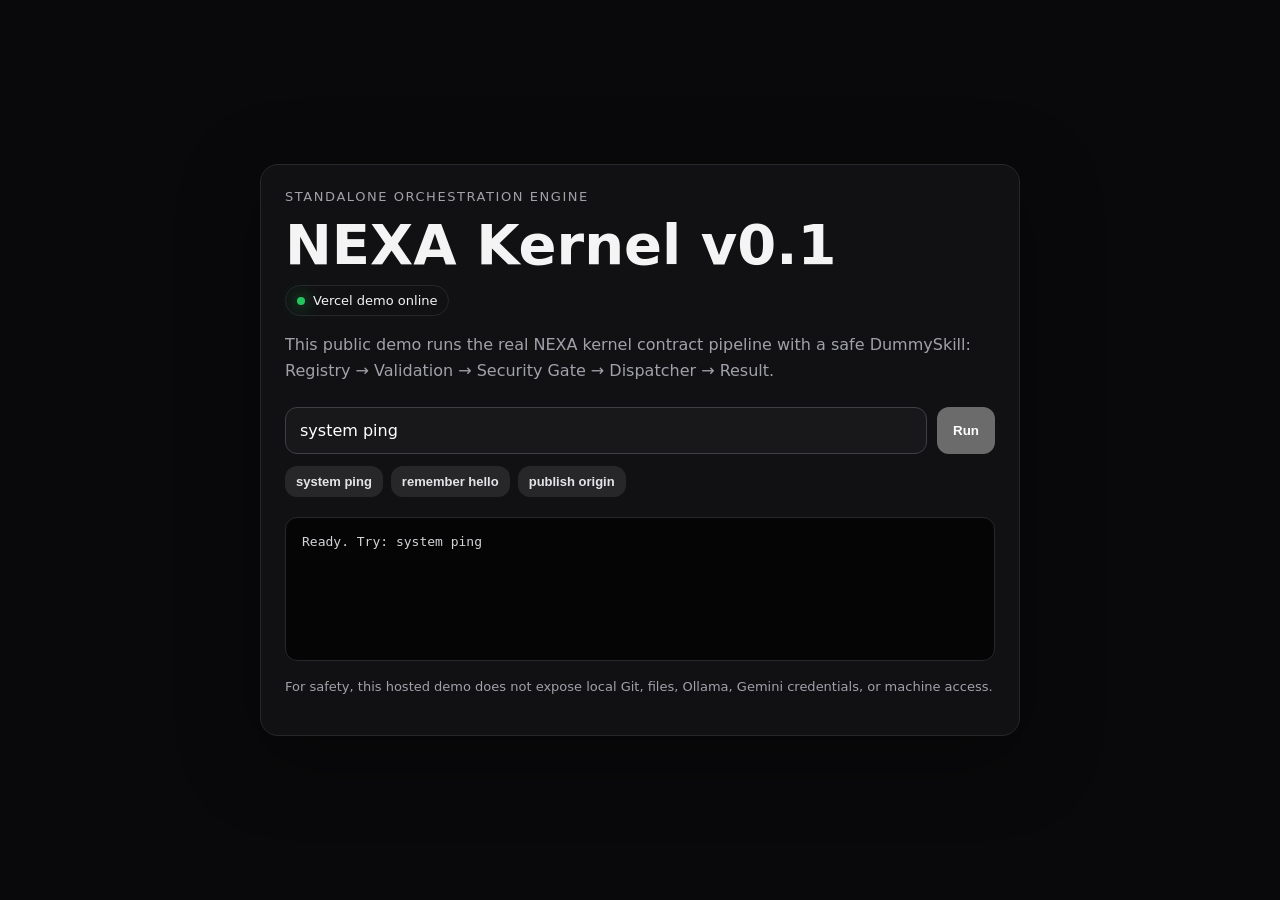
<file: index.html>
<!doctype html>
<html lang="en">
<head>
  <meta charset="utf-8" />
  <meta name="viewport" content="width=device-width, initial-scale=1" />
  <title>NEXA Kernel v0.1</title>
  <style>
    :root { color-scheme: dark; font-family: Inter, ui-sans-serif, system-ui, sans-serif; }
    body { margin: 0; background: #09090b; color: #f4f4f5; min-height: 100vh; display: grid; place-items: center; }
    main { width: min(760px, calc(100% - 32px)); }
    .card { border: 1px solid #27272a; background: #111113; border-radius: 18px; padding: 24px; box-shadow: 0 20px 80px rgba(0,0,0,.35); }
    .eyebrow { color: #a1a1aa; font-size: 13px; letter-spacing: .12em; text-transform: uppercase; }
    h1 { margin: 8px 0 8px; font-size: clamp(30px, 6vw, 56px); }
    p { color: #a1a1aa; line-height: 1.6; }
    .status { display: inline-flex; gap: 8px; align-items: center; border: 1px solid #27272a; border-radius: 999px; padding: 7px 11px; font-size: 13px; }
    .dot { width: 8px; height: 8px; border-radius: 50%; background: #22c55e; box-shadow: 0 0 16px #22c55e; }
    form { display: flex; gap: 10px; margin-top: 24px; }
    input { flex: 1; min-width: 0; border: 1px solid #3f3f46; background: #18181b; color: #fff; border-radius: 12px; padding: 13px 14px; font: inherit; }
    button { border: 0; border-radius: 12px; padding: 13px 16px; font-weight: 700; cursor: pointer; }
    .quick { display: flex; flex-wrap: wrap; gap: 8px; margin-top: 12px; }
    .quick button { background: #27272a; color: #e4e4e7; padding: 8px 11px; font-size: 13px; }
    pre { margin-top: 20px; min-height: 110px; white-space: pre-wrap; overflow-wrap: anywhere; background: #050506; border: 1px solid #27272a; border-radius: 12px; padding: 16px; color: #d4d4d8; }
    .note { font-size: 13px; margin-top: 16px; }
  </style>
</head>
<body>
  <main>
    <div class="card">
      <div class="eyebrow">Standalone Orchestration Engine</div>
      <h1>NEXA Kernel v0.1</h1>
      <div class="status"><span class="dot"></span> Vercel demo online</div>
      <p>This public demo runs the real NEXA kernel contract pipeline with a safe DummySkill: Registry → Validation → Security Gate → Dispatcher → Result.</p>
      <form id="command-form">
        <input id="command" autocomplete="off" value="system ping" aria-label="NEXA command" />
        <button type="submit">Run</button>
      </form>
      <div class="quick">
        <button data-command="system ping">system ping</button>
        <button data-command="remember hello">remember hello</button>
        <button data-command="publish origin">publish origin</button>
      </div>
      <pre id="output">Ready. Try: system ping</pre>
      <p class="note">For safety, this hosted demo does not expose local Git, files, Ollama, Gemini credentials, or machine access.</p>
    </div>
  </main>
  <script>
    const form = document.getElementById('command-form');
    const input = document.getElementById('command');
    const output = document.getElementById('output');

    async function run(command) {
      output.textContent = 'Running...';
      try {
        const res = await fetch('/api', {
          method: 'POST',
          headers: { 'Content-Type': 'application/json' },
          body: JSON.stringify({ command })
        });
        const data = await res.json();
        output.textContent = JSON.stringify(data, null, 2);
        if (data.pending_action?.action_id) {
          const id = data.pending_action.action_id;
          if (confirm(`Confirm ${data.pending_action.skill}.${data.pending_action.operation}?`)) {
            const confirmRes = await fetch('/api', {
              method: 'POST',
              headers: { 'Content-Type': 'application/json' },
              body: JSON.stringify({ confirm: id })
            });
            output.textContent = JSON.stringify(await confirmRes.json(), null, 2);
          }
        }
      } catch (err) {
        output.textContent = `Error: ${err}`;
      }
    }

    form.addEventListener('submit', (event) => {
      event.preventDefault();
      run(input.value.trim());
    });
    document.querySelectorAll('[data-command]').forEach((button) => {
      button.addEventListener('click', () => {
        input.value = button.dataset.command;
        run(button.dataset.command);
      });
    });
  </script>
</body>
</html>
</file>
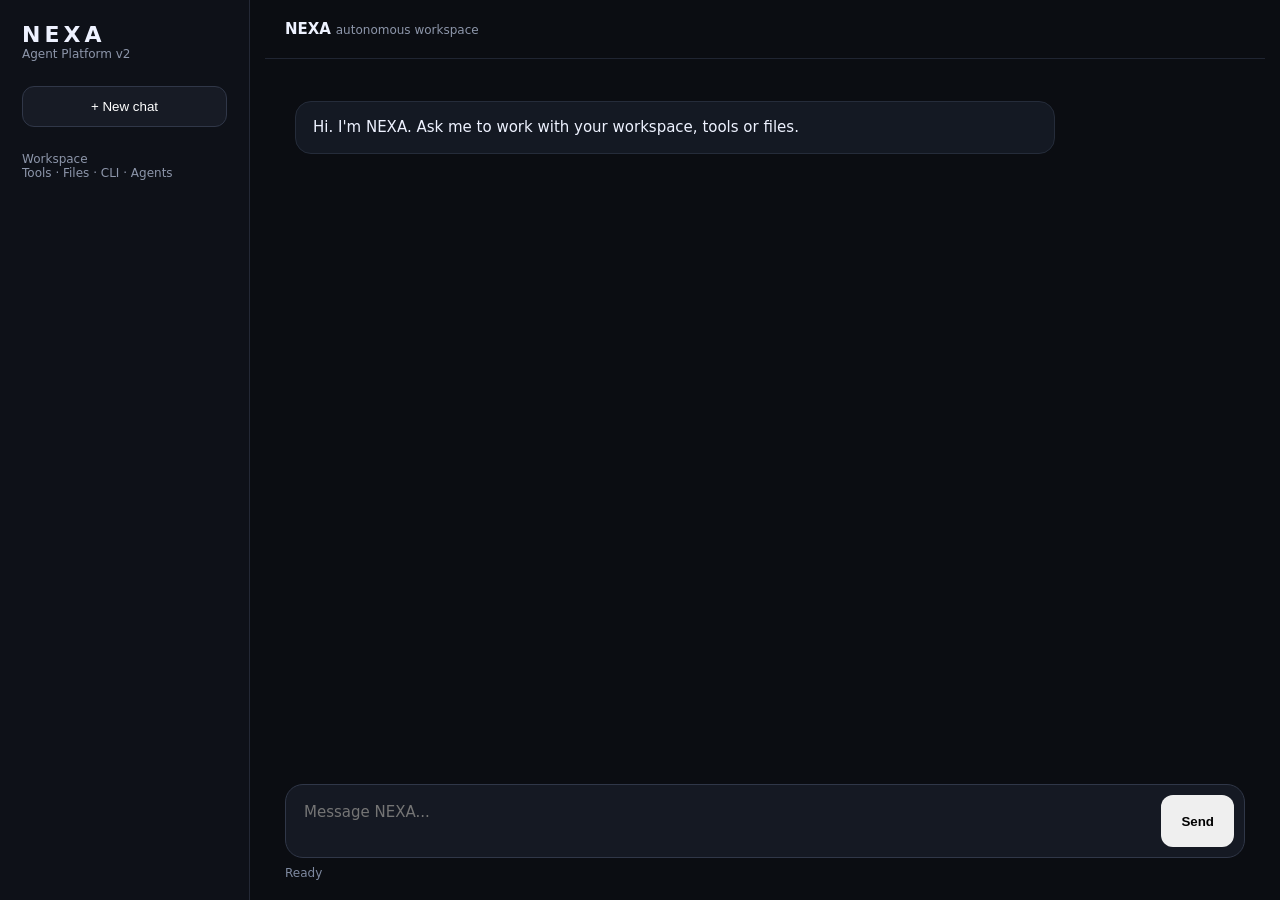
<file: chat.html>
<!doctype html><html><head><meta charset="utf-8"><meta name="viewport" content="width=device-width,initial-scale=1"><title>NEXA</title><style>*{box-sizing:border-box}body{margin:0;background:#0b0d12;color:#eef2ff;font:15px system-ui}.app{height:100vh;display:grid;grid-template-columns:250px 1fr}.side{border-right:1px solid #242936;padding:22px;background:#0e1118}.brand{font-size:22px;font-weight:800;letter-spacing:4px}.muted{color:#8d96aa;font-size:12px}.new{width:100%;margin:25px 0;padding:12px;border:1px solid #303748;background:#171b25;color:white;border-radius:12px}.main{display:flex;flex-direction:column;max-width:1000px;width:100%;margin:auto;height:100vh}.top{padding:20px;border-bottom:1px solid #202532}.messages{flex:1;overflow:auto;padding:30px}.msg{max-width:760px;padding:14px 17px;margin:12px 0;border-radius:16px;line-height:1.5;white-space:pre-wrap}.user{margin-left:auto;background:#252b38}.ai{background:#141923;border:1px solid #252c3a}.composer{padding:20px}.box{display:flex;gap:10px;border:1px solid #303748;background:#151923;border-radius:18px;padding:10px}.box textarea{flex:1;resize:none;background:none;border:0;outline:0;color:white;padding:8px;font:inherit}.send{border:0;border-radius:12px;padding:0 20px;font-weight:700}.status{font-size:12px;color:#7f8aa1;margin-top:8px}@media(max-width:700px){.app{grid-template-columns:1fr}.side{display:none}}</style></head><body><div class="app"><aside class="side"><div class="brand">NEXA</div><div class="muted">Agent Platform v2</div><button class="new" onclick="newChat()">+ New chat</button><div class="muted">Workspace<br>Tools · Files · CLI · Agents</div></aside><main class="main"><div class="top"><b>NEXA</b> <span class="muted">autonomous workspace</span></div><div id="messages" class="messages"><div class="msg ai">Hi. I'm NEXA. Ask me to work with your workspace, tools or files.</div></div><div class="composer"><div class="box"><textarea id="input" rows="2" placeholder="Message NEXA..."></textarea><button class="send" onclick="send()">Send</button></div><div id="status" class="status">Ready</div></div></main></div><script>let session=localStorage.nexaSession||null;const msgs=document.getElementById('messages'),input=document.getElementById('input'),statusEl=document.getElementById('status');function bubble(text,kind){let d=document.createElement('div');d.className='msg '+kind;d.textContent=text;msgs.appendChild(d);msgs.scrollTop=msgs.scrollHeight}function newChat(){session=null;localStorage.removeItem('nexaSession');msgs.innerHTML='<div class="msg ai">New session ready. What should we build?</div>'}async function send(){let text=input.value.trim();if(!text)return;input.value='';bubble(text,'user');statusEl.textContent='NEXA is working…';try{let r=await fetch('/api/chat',{method:'POST',headers:{'Content-Type':'application/json'},body:JSON.stringify({message:text,session_id:session})});let data=await r.json();if(!r.ok)throw new Error(data.error||'Request failed');session=data.session_id;localStorage.nexaSession=session;bubble(data.message,'ai');statusEl.textContent=data.tool_calls?.length?`Completed ${data.tool_calls.length} tool action(s)`:'Ready'}catch(e){bubble('Error: '+e.message,'ai');statusEl.textContent='Failed'}}input.addEventListener('keydown',e=>{if(e.key==='Enter'&&!e.shiftKey){e.preventDefault();send()}})</script></body></html>
</file>
